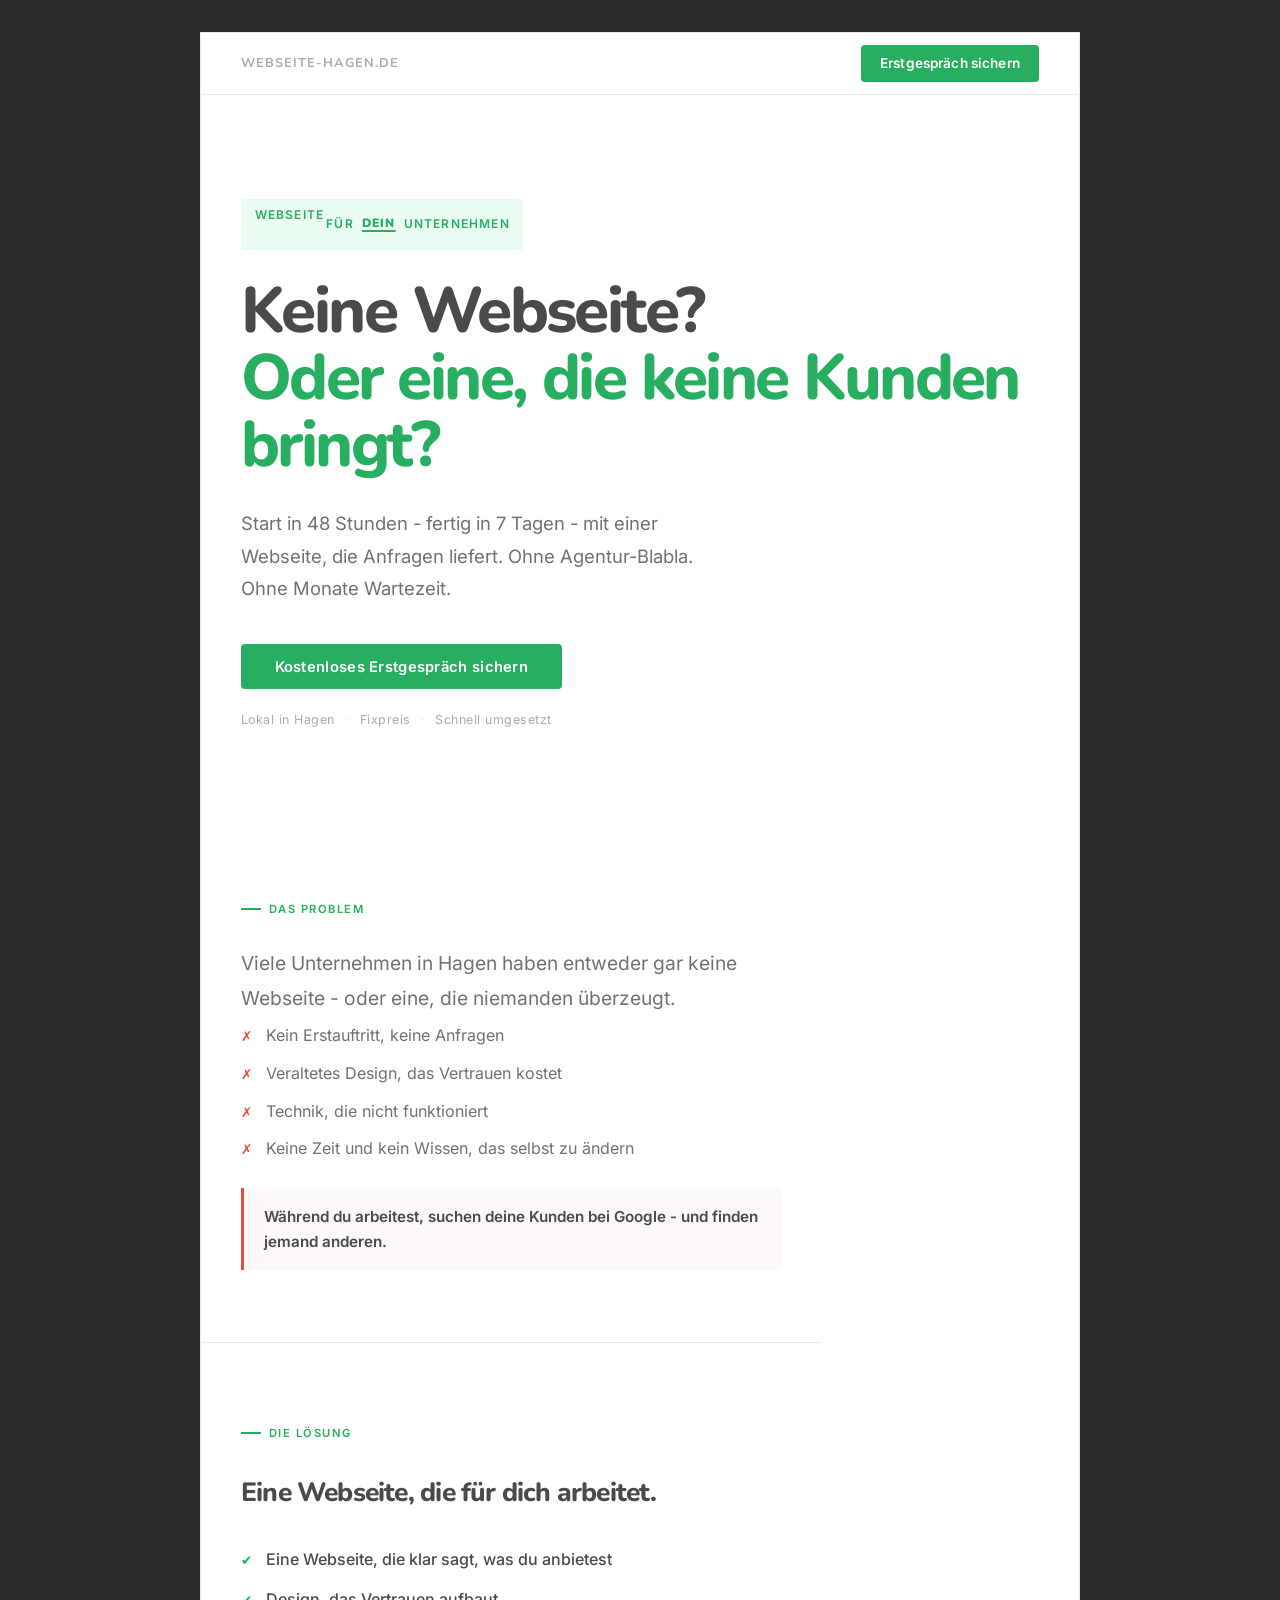
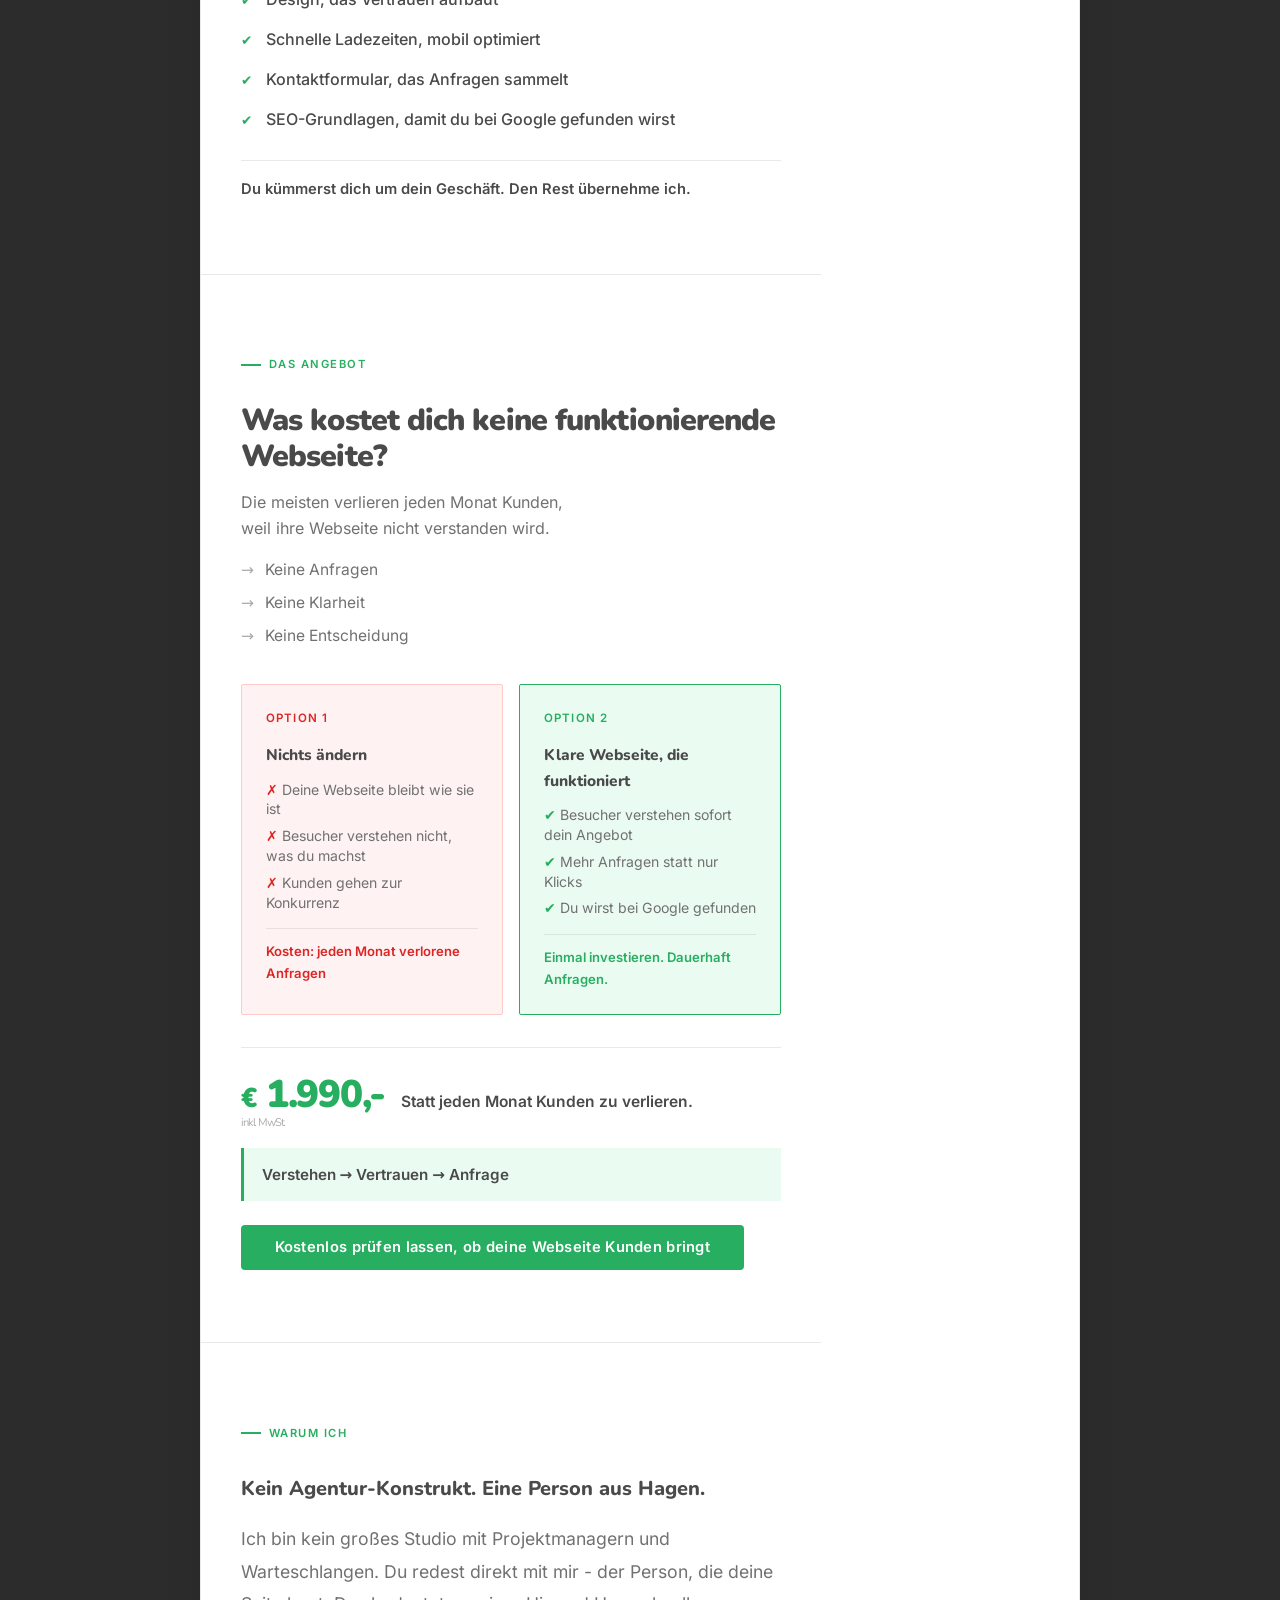
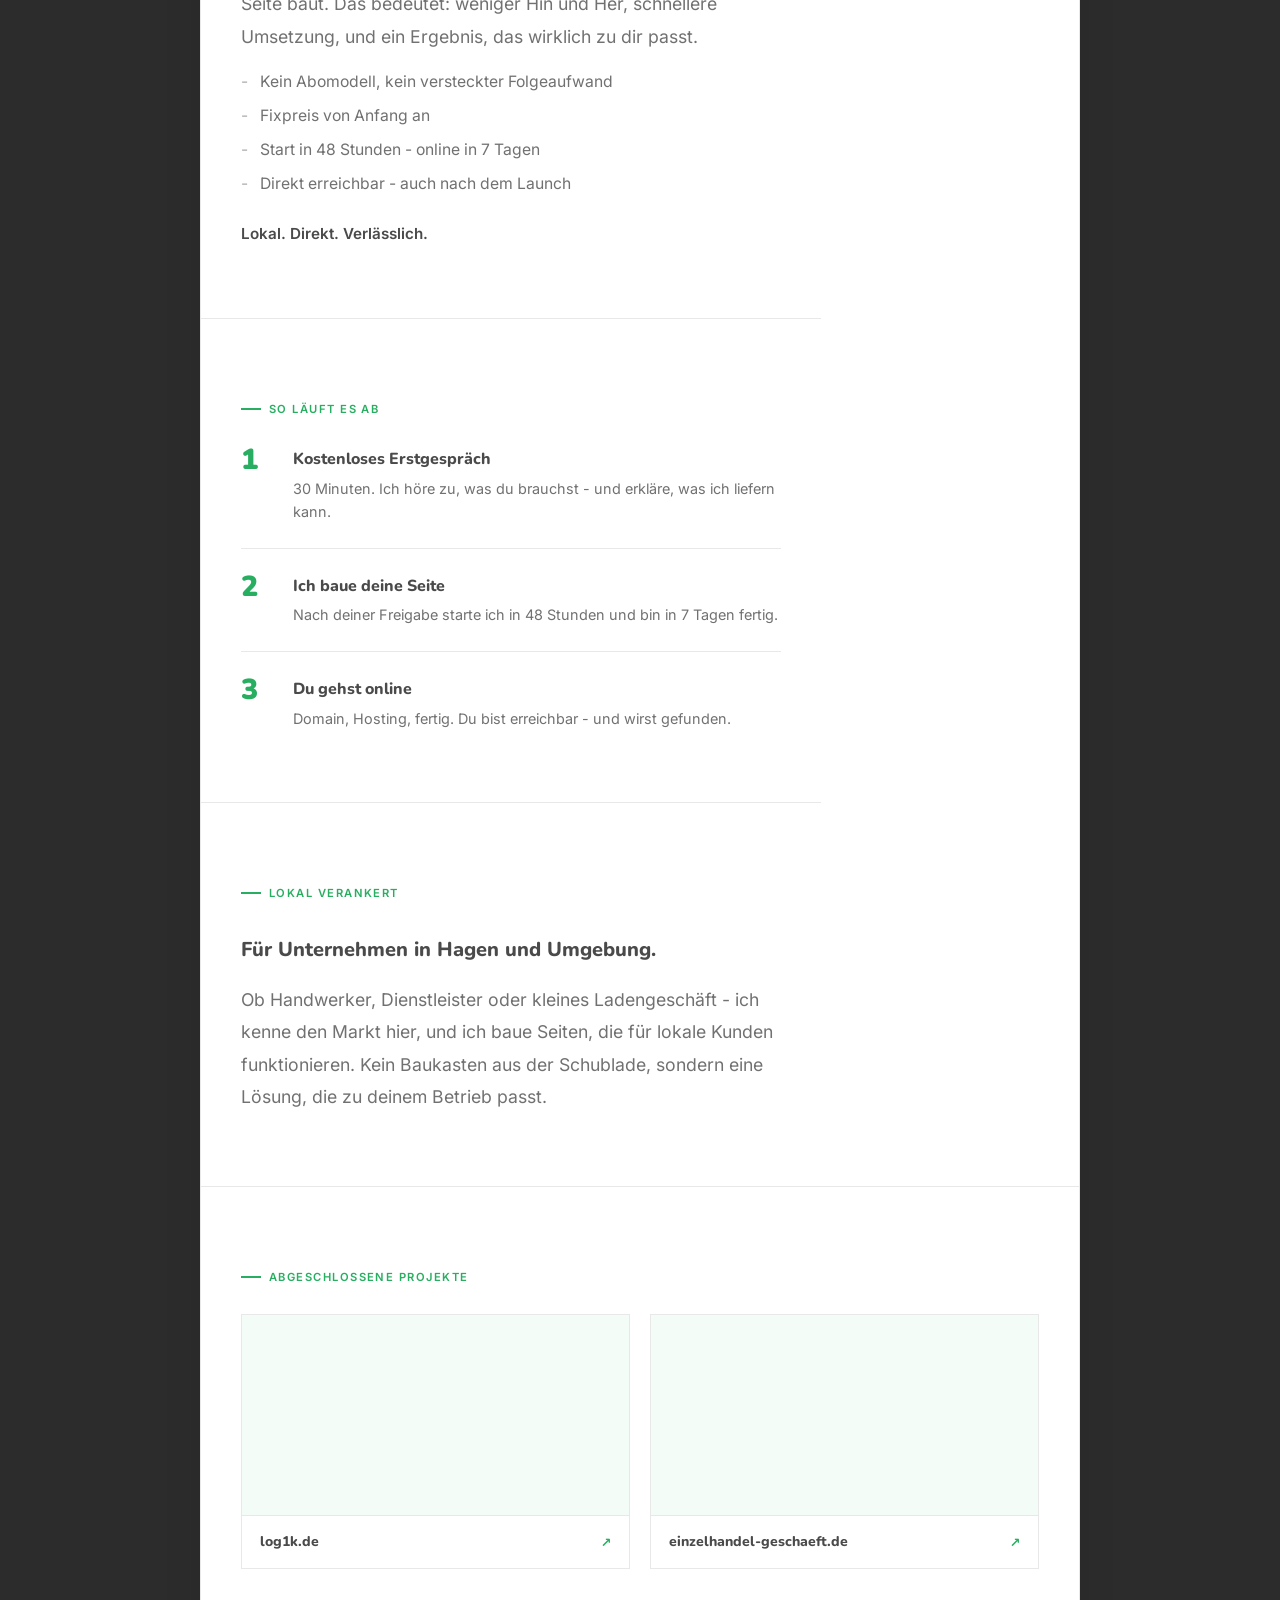
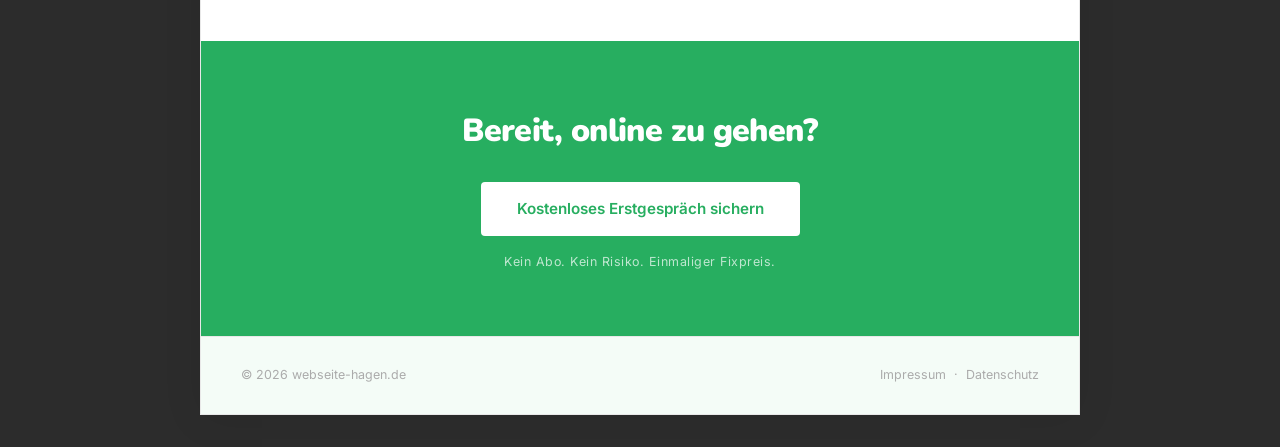
<file: index.html>
<!DOCTYPE html>
<html lang="de">
<head>
  <meta charset="UTF-8" />
  <meta name="viewport" content="width=device-width, initial-scale=1.0" />
  <title>Webseite erstellen lassen Hagen - in 7 Tagen online | webseite-hagen.de</title>
  <meta name="description" content="Keine Webseite oder eine, die keine Kunden bringt? Start in 48 Stunden - fertig in 7 Tagen - mit einer Webseite, die Anfragen liefert. Fixpreis 1.990 € · Lokal in Hagen." />
  <meta name="keywords" content="Webseite erstellen Hagen, Webseite erstellen lassen Hagen, Webdesign Hagen, lokale Webseite NRW, Webseite Handwerk Hagen" />
  <meta name="robots" content="index, follow" />
  <link rel="canonical" href="https://webseite-hagen.de/" />
  <meta property="og:title" content="Webseite erstellen lassen Hagen - in 7 Tagen online" />
  <meta property="og:description" content="Start in 48 Stunden - fertig in 7 Tagen - mit einer Webseite, die Anfragen liefert. Fixpreis 1.990 € · Lokal in Hagen." />
  <meta property="og:type" content="website" />
  <meta property="og:url" content="https://webseite-hagen.de/" />
  <meta property="og:locale" content="de_DE" />
  <link rel="stylesheet" href="fonts/fonts.css" />
  <style>
    *, *::before, *::after {
      box-sizing: border-box;
      margin: 0;
      padding: 0;
    }

    :root {
      --text:          #4A4A4A;
      --muted:         #717171;
      --faint:         #ABABAB;
      --bg:            #FFFFFF;
      --surface:       #F4FCF7;
      --border:        #E8E8E8;
      --outer:         #2C2C2C;
      --accent:        #27AE60;
      --accent-light:  #EAFBF2;
      --accent-hover:  #1E8449;
      --accent2:       #3498DB;
      --accent2-light: #EBF5FB;
      --indent:        2.5rem;
    }

    html { scroll-behavior: smooth; }

    body {
      font-family: 'Inter', 'Segoe UI', system-ui, sans-serif;
      background: var(--outer);
      color: var(--text);
      line-height: 1.65;
      padding: 2rem;
    }

    /* PAGE FRAME */
    .page {
      max-width: 880px;
      margin: 0 auto;
      background: var(--bg);
      border: 1px solid var(--border);
      box-shadow: 0 4px 40px rgba(0, 0, 0, 0.07);
      overflow: hidden;
    }

    /* NAV */
    nav {
      position: sticky;
      top: 0;
      z-index: 100;
      background: var(--bg);
      border-bottom: 1px solid var(--border);
      padding: 0 var(--indent);
      display: flex;
      align-items: center;
      justify-content: space-between;
      height: 62px;
    }

    .nav-logo {
      font-family: 'Nunito', sans-serif;
      font-size: 0.8rem;
      font-weight: 700;
      letter-spacing: 0.08em;
      text-transform: uppercase;
      color: var(--faint);
    }

    .nav-cta {
      font-family: 'Inter', sans-serif;
      font-size: 0.85rem;
      font-weight: 600;
      color: var(--bg);
      background: var(--accent);
      text-decoration: none;
      padding: 0.45rem 1.2rem;
      border-radius: 4px;
      transition: background 0.15s;
      letter-spacing: 0.01em;
    }

    .nav-cta:hover { background: var(--accent-hover); }

    /* SECTIONS */
    .block {
      padding: 4.5rem var(--indent);
      max-width: 620px;
    }

    .block + .block { border-top: 1px solid var(--border); }

    .block.wide {
      max-width: 100%;
      padding-left: var(--indent);
      padding-right: var(--indent);
    }

    /* SCROLL REVEAL */
    .reveal {
      opacity: 0;
      transform: translateY(18px);
      transition: opacity 0.55s ease, transform 0.55s ease;
    }

    .reveal.visible {
      opacity: 1;
      transform: none;
    }

    /* HERO */
    .hero {
      padding: 6.5rem var(--indent) 5.5rem;
      position: relative;
    }

    .eyebrow-s {
      display: inline-block;
      vertical-align: bottom;
      overflow: hidden;
      max-width: 1em;
      margin-right: 0;
      position: relative;
      transition: max-width 0.3s ease 0.3s, opacity 0.3s ease 0.3s, margin-right 0.3s ease 0.3s;
    }

    .eyebrow-s::after {
      content: '';
      position: absolute;
      left: 0;
      top: 52%;
      width: 0;
      height: 1.5px;
      background: currentColor;
      transition: width 0.25s ease;
    }

    .hero-eyebrow.hovered .eyebrow-s::after {
      width: 100%;
    }

    .hero-eyebrow.hovered .eyebrow-s {
      max-width: 0;
      opacity: 0;
      margin-right: -0.5em;
    }

    .eyebrow-local {
      display: inline-block;
      overflow: hidden;
      max-width: 8ch;
      opacity: 1;
      vertical-align: bottom;
      transition: max-width 0.3s ease 0.2s, opacity 0.2s ease 0.2s;
    }

    .eyebrow-dein {
      display: inline-block;
      overflow: hidden;
      max-width: 0;
      opacity: 0;
      font-weight: 900;
      font-family: 'Nunito', sans-serif;
      white-space: nowrap;
      vertical-align: bottom;
      transition: max-width 0.3s ease 0.2s, opacity 0.2s ease 0.2s;
    }

    .hero-eyebrow.hovered .eyebrow-local {
      max-width: 0;
      opacity: 0;
    }

    .hero-eyebrow.hovered .eyebrow-dein {
      max-width: 5ch;
      opacity: 1;
      text-decoration: underline;
      text-underline-offset: 3px;
      text-decoration-thickness: 1.5px;
    }

    .hero-eyebrow {
      display: inline-flex;
      align-items: center;
      gap: 0.5rem;
      cursor: default;
      font-family: 'Inter', sans-serif;
      font-size: 0.75rem;
      font-weight: 600;
      letter-spacing: 0.1em;
      text-transform: uppercase;
      color: var(--accent);
      background: var(--accent-light);
      padding: 0.35rem 0.85rem;
      border-radius: 3px;
      margin-bottom: 1.75rem;
      opacity: 0;
      animation: fadeUp 0.4s ease 0.05s forwards;
    }

    @keyframes fadeUp {
      from { opacity: 0; transform: translateY(10px); }
      to   { opacity: 1; transform: translateY(0); }
    }

    .hero h1 {
      font-family: 'Nunito', sans-serif;
      font-size: clamp(2.4rem, 6vw, 4rem);
      font-weight: 800;
      letter-spacing: -0.04em;
      line-height: 1.05;
      margin-bottom: 1.75rem;
      color: var(--text);
    }

    .hero h1 .word {
      display: block;
      opacity: 0;
      animation: fadeUp 0.5s ease forwards;
    }

    .hero h1 .word:nth-child(1) { animation-delay: 0.15s; }
    .hero h1 .word:nth-child(2) { animation-delay: 0.32s; color: var(--accent); }

    .hero p {
      font-size: 1.15rem;
      color: var(--muted);
      line-height: 1.75;
      max-width: 460px;
      opacity: 0;
      animation: fadeUp 0.5s ease 0.7s forwards;
    }

    .hero-btn {
      opacity: 0;
      animation: fadeUp 0.5s ease 0.88s forwards;
      display: inline-block;
      margin-top: 2.5rem;
    }

    /* LABEL */
    .label {
      display: inline-flex;
      align-items: center;
      gap: 0.5rem;
      font-family: 'Inter', sans-serif;
      font-size: 0.7rem;
      font-weight: 700;
      letter-spacing: 0.13em;
      text-transform: uppercase;
      color: var(--accent);
      margin-bottom: 1.75rem;
    }

    .label::before {
      content: '';
      display: block;
      width: 20px;
      height: 2px;
      background: var(--accent);
      flex-shrink: 0;
    }

    /* PROBLEM */
    .problem-text {
      font-size: 1.2rem;
      line-height: 1.8;
      color: var(--muted);
    }

    .problem-text strong {
      color: var(--text);
      font-weight: 600;
    }

    .problem-text .punchline {
      display: block;
      margin-top: 1.5rem;
      font-size: 0.95rem;
      font-style: italic;
      color: var(--faint);
    }

    /* SOLUTION */
    .solution-headline {
      font-family: 'Nunito', sans-serif;
      font-size: 1.65rem;
      font-weight: 800;
      letter-spacing: -0.03em;
      margin-bottom: 2rem;
      color: var(--text);
    }

    .solution-list {
      list-style: none;
      display: flex;
      flex-direction: column;
      gap: 0.9rem;
    }

    .solution-list li {
      font-size: 1.05rem;
      display: flex;
      align-items: center;
      gap: 0.9rem;
    }

    .solution-list li::before {
      content: '';
      display: block;
      width: 6px;
      height: 6px;
      background: var(--accent);
      border-radius: 50%;
      flex-shrink: 0;
    }

    .solution-footnote {
      margin-top: 1.75rem;
      font-size: 0.88rem;
      color: var(--faint);
      font-style: italic;
    }

    /* ERGEBNIS */
    .result-list {
      list-style: none;
      display: flex;
      flex-direction: column;
      gap: 1rem;
    }

    .result-list li {
      font-size: 1.05rem;
      font-weight: 500;
      display: flex;
      align-items: flex-start;
      gap: 0.9rem;
      padding: 1rem 1.25rem;
      background: var(--accent2-light);
      border-left: 3px solid var(--accent2);
    }

    .result-list li::before {
      content: '✓';
      font-size: 0.8rem;
      font-weight: 700;
      color: var(--accent2);
      padding-top: 0.15rem;
      flex-shrink: 0;
    }

    /* LEISTUNGEN */
    .service-grid {
      display: grid;
      grid-template-columns: 1fr 1fr;
      gap: 1px;
      background: var(--border);
      border: 1px solid var(--border);
    }

    .service-item {
      background: var(--bg);
      padding: 2rem 1.75rem;
      transition: background 0.15s;
    }

    .service-item:hover {
      background: var(--accent-light);
    }

    .service-icon {
      width: 32px;
      height: 32px;
      background: var(--accent-light);
      border-radius: 6px;
      display: flex;
      align-items: center;
      justify-content: center;
      margin-bottom: 1rem;
      font-size: 1rem;
    }

    .service-item h3 {
      font-family: 'Nunito', sans-serif;
      font-size: 1rem;
      font-weight: 700;
      margin-bottom: 0.4rem;
      color: var(--text);
    }

    .service-item p {
      font-size: 0.88rem;
      color: var(--muted);
      line-height: 1.65;
    }

    /* ANGEBOT */
    .offer {
      background: var(--surface);
      border: 1.5px solid var(--accent);
      border-radius: 2px;
      padding: 2.25rem;
      display: flex;
      align-items: flex-end;
      justify-content: space-between;
      gap: 2rem;
      flex-wrap: wrap;
    }

    .offer-list {
      list-style: none;
      display: flex;
      flex-direction: column;
      gap: 0.85rem;
    }

    .offer-list li {
      font-size: 1rem;
      font-weight: 500;
      color: var(--text);
      display: flex;
      align-items: center;
      gap: 0.75rem;
    }

    .offer-list li::before {
      content: '';
      width: 5px;
      height: 5px;
      background: var(--accent);
      border-radius: 50%;
      flex-shrink: 0;
    }

    .offer-right {
      display: flex;
      flex-direction: column;
      align-items: flex-end;
      gap: 0.75rem;
      flex-shrink: 0;
    }

    .offer-price {
      font-family: 'Nunito', sans-serif;
      font-size: 2.2rem;
      font-weight: 900;
      letter-spacing: -0.03em;
      color: var(--accent);
      line-height: 1;
    }

    .offer-price span {
      font-size: 1.8rem;
      font-weight: 900;
      color: var(--accent);
    }

    .offer-price small {
      display: block;
      font-size: 0.72rem;
      font-weight: 500;
      color: var(--faint);
      letter-spacing: 0.01em;
      margin-top: 0.2rem;
    }

.offer-cta { flex-shrink: 0; }

    /* PRINZIP */
    .principle {
      font-family: 'Nunito', sans-serif;
      font-size: clamp(1.5rem, 3.8vw, 2.2rem);
      font-weight: 800;
      letter-spacing: -0.03em;
      line-height: 1.3;
    }

    .principle .secondary { color: var(--faint); }

    /* BUTTONS */
    .btn-send {
      display: inline-block;
      align-self: flex-start;
      background: var(--accent);
      color: #fff;
      border: none;
      padding: 0.85rem 2.1rem;
      font-family: 'Inter', sans-serif;
      font-size: 0.92rem;
      font-weight: 600;
      cursor: pointer;
      letter-spacing: 0.02em;
      border-radius: 4px;
      transition: background 0.15s, transform 0.1s;
      text-decoration: none;
    }

    .btn-send:hover {
      background: var(--accent-hover);
      transform: translateY(-1px);
    }

    .btn-send:disabled {
      opacity: 0.4;
      cursor: not-allowed;
      transform: none;
    }

    /* MODAL */
    .modal-overlay {
      display: none;
      position: fixed;
      inset: 0;
      background: rgba(0, 0, 0, 0.45);
      z-index: 200;
      align-items: center;
      justify-content: center;
      padding: 1.5rem;
      backdrop-filter: blur(3px);
    }

    .modal-overlay.open { display: flex; }

    .modal {
      background: var(--bg);
      border: 1px solid var(--border);
      width: 100%;
      max-width: 500px;
      max-height: 90vh;
      overflow-y: auto;
      padding: 2.5rem;
      position: relative;
      box-shadow: 0 16px 60px rgba(0, 0, 0, 0.12);
      border-radius: 2px;
    }

    .modal-close {
      position: absolute;
      top: 1.25rem;
      right: 1.25rem;
      background: none;
      border: none;
      font-size: 1.4rem;
      line-height: 1;
      cursor: pointer;
      color: var(--faint);
      transition: color 0.15s;
      padding: 0.25rem;
    }

    .modal-close:hover { color: var(--text); }

    .modal h2 {
      font-family: 'Nunito', sans-serif;
      font-size: 1.5rem;
      font-weight: 800;
      letter-spacing: -0.03em;
      margin-bottom: 0.4rem;
    }

    .modal > p {
      color: var(--muted);
      font-size: 0.9rem;
      margin-bottom: 2rem;
    }

    /* FORM */
    .contact-form {
      display: flex;
      flex-direction: column;
      gap: 1.1rem;
    }

    .form-row {
      display: grid;
      grid-template-columns: 1fr 1fr;
      gap: 1rem;
    }

    .form-group {
      display: flex;
      flex-direction: column;
      gap: 0.35rem;
    }

    .form-group label {
      font-size: 0.72rem;
      font-weight: 700;
      letter-spacing: 0.08em;
      text-transform: uppercase;
      color: var(--faint);
    }

    .form-group input,
    .form-group textarea {
      padding: 0.7rem 0;
      border: none;
      border-bottom: 1.5px solid var(--border);
      font-size: 0.95rem;
      font-family: 'Inter', sans-serif;
      color: var(--text);
      background: transparent;
      outline: none;
      transition: border-color 0.15s;
      border-radius: 0;
    }

    .form-group input::placeholder,
    .form-group textarea::placeholder { color: var(--faint); }

    .form-group input:focus,
    .form-group textarea:focus { border-color: var(--accent); }

    .form-group textarea {
      resize: none;
      min-height: 100px;
    }

    .form-consent {
      margin-top: 0.5rem;
      padding-top: 0.75rem;
      border-top: 1px solid var(--border);
    }

    .consent-label {
      display: flex;
      align-items: center;
      gap: 0.6rem;
      cursor: pointer;
    }

    .consent-label input[type="checkbox"] {
      appearance: none;
      -webkit-appearance: none;
      width: 14px;
      height: 14px;
      min-width: 14px;
      border: 1px solid var(--faint);
      background: transparent;
      cursor: pointer;
      transition: border-color 0.15s, background 0.15s;
      padding: 0;
      border-radius: 3px;
      flex-shrink: 0;
    }

    .consent-label input[type="checkbox"]:checked {
      background: var(--accent);
      border-color: var(--accent);
      background-image: url("data:image/svg+xml,%3Csvg viewBox='0 0 10 8' xmlns='http://www.w3.org/2000/svg'%3E%3Cpath d='M1 4l3 3 5-6' stroke='%23fff' stroke-width='1.5' fill='none' stroke-linecap='round' stroke-linejoin='round'/%3E%3C/svg%3E");
      background-repeat: no-repeat;
      background-position: center;
      background-size: 9px;
    }

    .consent-label span {
      font-size: 0.75rem;
      color: var(--faint);
      line-height: 1.4;
    }

    .consent-label a { color: var(--faint); text-decoration: underline; text-underline-offset: 2px; }
    .consent-label a:hover { color: var(--muted); }

    .form-error {
      font-size: 0.83rem;
      color: #a03020;
      min-height: 1.2em;
    }

    /* TRUST LINE */
    .hero p.hero-trust {
      margin-top: 1.25rem;
      font-size: 0.78rem;
      color: var(--faint);
      letter-spacing: 0.04em;
      opacity: 0;
      animation: fadeUp 0.4s ease 1.05s forwards;
      max-width: none;
    }

    .hero-trust span {
      display: inline-block;
      margin: 0 0.35rem;
      color: var(--border);
    }

    /* PROBLEM LIST */
    .problem-list {
      list-style: none;
      display: flex;
      flex-direction: column;
      gap: 0.85rem;
      margin-top: 0.5rem;
    }

    .problem-list li {
      font-size: 1rem;
      color: var(--muted);
      display: flex;
      align-items: baseline;
      gap: 0.85rem;
      line-height: 1.5;
    }

    .problem-list li::before {
      content: '✗';
      color: #E74C3C;
      font-size: 0.85rem;
      font-weight: 700;
      flex-shrink: 0;
    }

    .problem-result {
      margin-top: 1.75rem;
      font-size: 0.95rem;
      font-weight: 600;
      color: var(--text);
      padding: 1rem 1.25rem;
      border-left: 3px solid #E74C3C;
      background: #FEF9F9;
    }

    /* CHECK LIST */
    .check-list {
      list-style: none;
      display: flex;
      flex-direction: column;
      gap: 0.85rem;
    }

    .check-list li {
      font-size: 1rem;
      font-weight: 500;
      color: var(--text);
      display: flex;
      align-items: baseline;
      gap: 0.85rem;
    }

    .check-list li::before {
      content: '✔';
      color: var(--accent);
      font-size: 0.85rem;
      font-weight: 700;
      flex-shrink: 0;
    }

    .check-footnote {
      margin-top: 1.75rem;
      font-size: 0.92rem;
      font-weight: 600;
      color: var(--text);
      padding-top: 1rem;
      border-top: 1px solid var(--border);
    }

    /* PRICING BOX */
    .pricing-box {
      border: 2px solid var(--accent);
      padding: 2rem;
      background: var(--surface);
    }

    .pricing-title {
      font-family: 'Nunito', sans-serif;
      font-size: 1.2rem;
      font-weight: 800;
      margin-bottom: 0.35rem;
    }

    .pricing-price {
      font-family: 'Nunito', sans-serif;
      font-size: 2.6rem;
      font-weight: 900;
      color: var(--accent);
      letter-spacing: -0.03em;
      line-height: 1;
      margin-bottom: 0.25rem;
    }

    .pricing-price span {
      font-size: 1.8rem;
      font-weight: 900;
      color: var(--accent);
    }

    .pricing-price small {
      display: block;
      font-size: 0.72rem;
      font-weight: 500;
      color: var(--faint);
      margin-top: 0.2rem;
    }

    .pricing-includes {
      list-style: none;
      display: flex;
      flex-direction: column;
      gap: 0.6rem;
      margin: 1.5rem 0;
      padding-top: 1.25rem;
      border-top: 1px solid var(--border);
    }

    .pricing-includes li {
      font-size: 0.95rem;
      color: var(--muted);
      display: flex;
      align-items: baseline;
      gap: 0.75rem;
    }

    .pricing-includes li::before {
      content: '✔';
      color: var(--accent);
      font-weight: 700;
      font-size: 0.8rem;
      flex-shrink: 0;
    }

    .pricing-optional {
      margin-top: 1.5rem;
      padding-top: 1.25rem;
      border-top: 1px solid var(--border);
    }

    .pricing-optional p {
      font-size: 0.78rem;
      font-weight: 700;
      letter-spacing: 0.08em;
      text-transform: uppercase;
      color: var(--faint);
      margin-bottom: 0.75rem;
    }

    .pricing-optional ul {
      list-style: none;
      display: flex;
      flex-direction: column;
      gap: 0.5rem;
    }

    .pricing-optional ul li {
      font-size: 0.92rem;
      color: var(--muted);
      display: flex;
      align-items: baseline;
      gap: 0.75rem;
    }

    .pricing-optional ul li::before {
      content: '+';
      color: var(--accent2);
      font-weight: 700;
      flex-shrink: 0;
    }

    /* STEPS */
    .steps {
      display: flex;
      flex-direction: column;
      gap: 0;
    }

    .step {
      display: flex;
      align-items: flex-start;
      gap: 1.25rem;
      padding: 1.5rem 0;
      border-bottom: 1px solid var(--border);
    }

    .step:first-child { padding-top: 0; }
    .step:last-child  { border-bottom: none; padding-bottom: 0; }

    .step-num {
      font-family: 'Nunito', sans-serif;
      font-size: 1.8rem;
      font-weight: 900;
      color: var(--accent);
      line-height: 1;
      min-width: 2rem;
      flex-shrink: 0;
    }

    .step-content h3 {
      font-family: 'Nunito', sans-serif;
      font-size: 1rem;
      font-weight: 800;
      margin-bottom: 0.25rem;
    }

    .step-content p {
      font-size: 0.9rem;
      color: var(--muted);
    }

    /* CTA FINAL */
    .cta-final {
      background: var(--accent);
      padding: 4rem var(--indent);
      text-align: center;
    }

    .cta-final h2 {
      font-family: 'Nunito', sans-serif;
      font-size: clamp(1.4rem, 3.5vw, 2rem);
      font-weight: 900;
      color: #fff;
      letter-spacing: -0.02em;
      margin-bottom: 1.5rem;
    }

    .btn-white {
      display: inline-block;
      background: #fff;
      color: var(--accent);
      border: none;
      padding: 0.9rem 2.25rem;
      font-family: 'Inter', sans-serif;
      font-size: 0.95rem;
      font-weight: 700;
      cursor: pointer;
      border-radius: 4px;
      transition: opacity 0.15s, transform 0.1s;
      text-decoration: none;
    }

    .btn-white:hover { opacity: 0.9; transform: translateY(-1px); }

    .cta-sub {
      margin-top: 1rem;
      font-size: 0.78rem;
      color: rgba(255,255,255,0.7);
      letter-spacing: 0.04em;
    }

    /* NO-BRAINER SECTION */
    .nobrainer-headline {
      font-family: 'Nunito', sans-serif;
      font-size: clamp(1.35rem, 3.5vw, 1.9rem);
      font-weight: 900;
      letter-spacing: -0.03em;
      line-height: 1.2;
      margin-bottom: 0.85rem;
    }

    .nobrainer-sub {
      font-size: 1rem;
      color: var(--muted);
      margin-bottom: 1rem;
      line-height: 1.65;
    }

    .nobrainer-pain {
      list-style: none;
      display: flex;
      flex-direction: column;
      gap: 0.45rem;
      margin-bottom: 2.25rem;
    }

    .nobrainer-pain li {
      font-size: 0.97rem;
      color: var(--muted);
      display: flex;
      align-items: baseline;
      gap: 0.7rem;
    }

    .nobrainer-pain li::before {
      content: '→';
      color: var(--faint);
      flex-shrink: 0;
    }

    .nobrainer-options {
      display: grid;
      grid-template-columns: 1fr 1fr;
      gap: 1rem;
      margin-bottom: 2rem;
    }

    .option-card {
      padding: 1.5rem;
      border-radius: 2px;
    }

    .option-bad {
      background: #FEF2F2;
      border: 1.5px solid #FECACA;
    }

    .option-good {
      background: var(--accent-light);
      border: 1.5px solid var(--accent);
    }

    .option-tag {
      font-size: 0.72rem;
      font-weight: 700;
      letter-spacing: 0.1em;
      text-transform: uppercase;
      margin-bottom: 0.85rem;
    }

    .option-bad .option-tag  { color: #DC2626; }
    .option-good .option-tag { color: var(--accent); }

    .option-card h3 {
      font-family: 'Nunito', sans-serif;
      font-size: 0.97rem;
      font-weight: 800;
      margin-bottom: 0.75rem;
    }

    .option-lines {
      list-style: none;
      display: flex;
      flex-direction: column;
      gap: 0.45rem;
    }

    .option-lines li {
      font-size: 0.88rem;
      color: var(--muted);
      line-height: 1.4;
    }

    .option-bad .option-lines li::before  { content: '✗ '; color: #DC2626; font-weight: 700; }
    .option-good .option-lines li::before { content: '✔ '; color: var(--accent); font-weight: 700; }

    .option-cost {
      margin-top: 1rem;
      padding-top: 0.75rem;
      border-top: 1px solid rgba(0,0,0,0.08);
      font-size: 0.82rem;
      font-weight: 600;
      color: #DC2626;
    }

    .nobrainer-offer {
      border-top: 1px solid var(--border);
      padding-top: 1.75rem;
    }

    .nobrainer-price-line {
      display: flex;
      align-items: baseline;
      gap: 1rem;
      flex-wrap: wrap;
      margin-bottom: 1.25rem;
    }

    .nobrainer-price {
      font-family: 'Nunito', sans-serif;
      font-size: 2.4rem;
      font-weight: 900;
      color: var(--accent);
      letter-spacing: -0.03em;
      line-height: 1;
    }

    .nobrainer-price span {
      font-size: 1.7rem;
    }

    .nobrainer-price small {
      display: block;
      font-size: 0.7rem;
      font-weight: 500;
      color: var(--faint);
      margin-top: 0.15rem;
    }

    .nobrainer-tagline {
      font-size: 0.97rem;
      color: var(--muted);
      line-height: 1.5;
    }

    .arrow-list {
      list-style: none;
      display: flex;
      flex-direction: column;
      gap: 0.6rem;
      margin: 1.25rem 0 1.5rem;
    }

    .arrow-list li {
      font-size: 0.95rem;
      color: var(--text);
      display: flex;
      align-items: baseline;
      gap: 0.75rem;
      line-height: 1.45;
    }

    .arrow-list li::before {
      content: '✔';
      color: var(--accent);
      font-weight: 700;
      font-size: 0.8rem;
      flex-shrink: 0;
    }

    .arrow-list li strong {
      font-weight: 600;
    }

    .nobrainer-result {
      font-size: 0.95rem;
      font-weight: 600;
      color: var(--text);
      padding: 0.85rem 1.1rem;
      background: var(--accent-light);
      border-left: 3px solid var(--accent);
      margin-bottom: 1.5rem;
    }

    @media (max-width: 640px) {
      .nobrainer-options { grid-template-columns: 1fr; }
    }

    /* DIFFERENZIERUNG */
    .differenz-text {
      font-size: 1.1rem;
      line-height: 1.85;
      color: var(--muted);
    }

    .differenz-text strong {
      display: block;
      font-family: 'Nunito', sans-serif;
      font-size: 1.25rem;
      font-weight: 800;
      color: var(--text);
      margin-bottom: 1rem;
    }

    .differenz-list {
      list-style: none;
      margin: 1rem 0;
      display: flex;
      flex-direction: column;
      gap: 0.5rem;
    }

    .differenz-list li {
      font-size: 0.98rem;
      color: var(--muted);
      display: flex;
      align-items: baseline;
      gap: 0.75rem;
    }

    .differenz-list li::before {
      content: '-';
      color: var(--faint);
      flex-shrink: 0;
    }

    .differenz-result {
      margin-top: 1.5rem;
      font-size: 0.95rem;
      font-weight: 600;
      color: var(--text);
    }

    /* REFERENZEN */
    .projects-grid {
      display: grid;
      grid-template-columns: 1fr 1fr;
      gap: 1.25rem;
    }

    .project-card {
      border: 1px solid var(--border);
      overflow: hidden;
      transition: box-shadow 0.2s, border-color 0.2s;
      text-decoration: none;
      display: block;
      color: inherit;
    }

    .project-card:hover {
      box-shadow: 0 6px 24px rgba(0,0,0,0.09);
      border-color: var(--accent);
    }

    .project-preview {
      height: 200px;
      overflow: hidden;
      background: var(--surface);
      position: relative;
    }

    .project-preview iframe {
      width: 1280px;
      height: 900px;
      border: none;
      transform: scale(0.295);
      transform-origin: top left;
      pointer-events: none;
    }

    .project-info {
      padding: 0.9rem 1.1rem;
      border-top: 1px solid var(--border);
      display: flex;
      justify-content: space-between;
      align-items: center;
      background: var(--bg);
    }

    .project-name {
      font-family: 'Nunito', sans-serif;
      font-size: 0.88rem;
      font-weight: 800;
      color: var(--text);
    }

    .project-arrow {
      font-size: 0.8rem;
      font-weight: 600;
      color: var(--accent);
    }

    @media (max-width: 640px) {
      .projects-grid { grid-template-columns: 1fr; }
      .project-preview { height: 180px; }
      .project-preview iframe { transform: scale(0.265); }
    }

    /* FOOTER */
    footer {
      border-top: 1px solid var(--border);
      padding: 1.75rem var(--indent);
      display: flex;
      justify-content: space-between;
      align-items: center;
      font-size: 0.78rem;
      color: var(--faint);
      gap: 1rem;
      flex-wrap: wrap;
      background: var(--surface);
    }

    footer a { color: var(--faint); text-decoration: none; }
    footer a:hover { color: var(--muted); }

    @media (max-width: 640px) {
      body { padding: 0; }
      .page { border: none; box-shadow: none; }
      :root { --indent: 1.25rem; }

      nav { height: 54px; }
      .nav-cta { font-size: 0.78rem; padding: 0.4rem 0.9rem; }
      .hero-eyebrow { font-size: 0.62rem; padding: 0.3rem 0.65rem; gap: 0.35rem; }

      .hero { padding: 4rem var(--indent) 3.5rem; }
      .hero h1 { font-size: clamp(2rem, 8vw, 2.6rem); margin-bottom: 1.25rem; }
      .hero p { font-size: 1rem; }
      .hero-btn { margin-top: 2rem; }
      .hero-btn .btn-send { width: 100%; text-align: center; }

      .block { padding: 3rem var(--indent); }

      .pricing-box { padding: 1.5rem; }
      .pricing-price { font-size: 2.1rem; }

      .cta-final { padding: 3rem var(--indent); }
      .cta-final .btn-white { width: 100%; text-align: center; }

      .form-row { grid-template-columns: 1fr; }
      .service-grid { grid-template-columns: 1fr; }
      footer { flex-direction: column; align-items: flex-start; gap: 0.4rem; }
    }
  </style>
</head>
<body>

<div class="page">

  <!-- NAV -->
  <nav>
    <span class="nav-logo">webseite-hagen.de</span>
    <a href="#" class="nav-cta" onclick="openModal(event)">Erstgespräch sichern</a>
  </nav>

  <!-- HERO -->
  <section class="hero">
    <span class="hero-eyebrow"><span class="eyebrow-ws">Webseite<span class="eyebrow-s">n</span></span> für <span class="eyebrow-word"><span class="eyebrow-local">lokale</span><span class="eyebrow-dein">DEIN</span></span> Unternehmen</span>
    <h1>
      <span class="word">Keine Webseite?</span>
      <span class="word">Oder eine, die keine Kunden bringt?</span>
    </h1>
    <p>Start in 48 Stunden - fertig in 7 Tagen - mit einer Webseite, die Anfragen liefert. Ohne Agentur-Blabla. Ohne Monate Wartezeit.</p>
    <span class="hero-btn">
      <button class="btn-send" onclick="openModal(event)">Kostenloses Erstgespräch sichern</button>
    </span>
    <p class="hero-trust">Lokal in Hagen <span>·</span> Fixpreis <span>·</span> Schnell umgesetzt</p>
  </section>

  <!-- PROBLEM -->
  <div class="block reveal">
    <p class="label">Das Problem</p>
    <p class="problem-text">Viele Unternehmen in Hagen haben entweder gar keine Webseite - oder eine, die niemanden überzeugt.</p>
    <ul class="problem-list">
      <li>Kein Erstauftritt, keine Anfragen</li>
      <li>Veraltetes Design, das Vertrauen kostet</li>
      <li>Technik, die nicht funktioniert</li>
      <li>Keine Zeit und kein Wissen, das selbst zu ändern</li>
    </ul>
    <div class="problem-result">Während du arbeitest, suchen deine Kunden bei Google - und finden jemand anderen.</div>
  </div>

  <!-- LÖSUNG -->
  <div class="block reveal">
    <p class="label">Die Lösung</p>
    <p class="solution-headline">Eine Webseite, die für dich arbeitet.</p>
    <ul class="check-list">
      <li>Eine Webseite, die klar sagt, was du anbietest</li>
      <li>Design, das Vertrauen aufbaut</li>
      <li>Schnelle Ladezeiten, mobil optimiert</li>
      <li>Kontaktformular, das Anfragen sammelt</li>
      <li>SEO-Grundlagen, damit du bei Google gefunden wirst</li>
    </ul>
    <p class="check-footnote">Du kümmerst dich um dein Geschäft. Den Rest übernehme ich.</p>
  </div>

  <!-- NO-BRAINER ANGEBOT -->
  <div class="block reveal">
    <p class="label">Das Angebot</p>
    <h2 class="nobrainer-headline">Was kostet dich keine funktionierende Webseite?</h2>
    <p class="nobrainer-sub">Die meisten verlieren jeden Monat Kunden,<br>weil ihre Webseite nicht verstanden wird.</p>
    <ul class="nobrainer-pain">
      <li>Keine Anfragen</li>
      <li>Keine Klarheit</li>
      <li>Keine Entscheidung</li>
    </ul>

    <div class="nobrainer-options">
      <div class="option-card option-bad">
        <p class="option-tag">Option 1</p>
        <h3>Nichts ändern</h3>
        <ul class="option-lines">
          <li>Deine Webseite bleibt wie sie ist</li>
          <li>Besucher verstehen nicht, was du machst</li>
          <li>Kunden gehen zur Konkurrenz</li>
        </ul>
        <p class="option-cost">Kosten: jeden Monat verlorene Anfragen</p>
      </div>
      <div class="option-card option-good">
        <p class="option-tag">Option 2</p>
        <h3>Klare Webseite, die funktioniert</h3>
        <ul class="option-lines">
          <li>Besucher verstehen sofort dein Angebot</li>
          <li>Mehr Anfragen statt nur Klicks</li>
          <li>Du wirst bei Google gefunden</li>
        </ul>
        <p class="option-cost" style="color:var(--accent);">Einmal investieren. Dauerhaft Anfragen.</p>
      </div>
    </div>

    <div class="nobrainer-offer">
      <div class="nobrainer-price-line">
        <div class="nobrainer-price"><span>€</span> 1.990,-<small>inkl. MwSt.</small></div>
        <p class="nobrainer-tagline" style="font-weight:600;color:var(--text);">Statt jeden Monat Kunden zu verlieren.</p>
      </div>
      <p class="nobrainer-result">Verstehen → Vertrauen → Anfrage</p>
      <button class="btn-send" onclick="openModal(event)">Kostenlos prüfen lassen, ob deine Webseite Kunden bringt</button>
    </div>
  </div>

  <!-- DIFFERENZIERUNG -->
  <div class="block reveal">
    <p class="label">Warum ich</p>
    <div class="differenz-text">
      <strong>Kein Agentur-Konstrukt. Eine Person aus Hagen.</strong>
      Ich bin kein großes Studio mit Projektmanagern und Warteschlangen. Du redest direkt mit mir - der Person, die deine Seite baut. Das bedeutet: weniger Hin und Her, schnellere Umsetzung, und ein Ergebnis, das wirklich zu dir passt.
    </div>
    <ul class="differenz-list">
      <li>Kein Abomodell, kein versteckter Folgeaufwand</li>
      <li>Fixpreis von Anfang an</li>
      <li>Start in 48 Stunden - online in 7 Tagen</li>
      <li>Direkt erreichbar - auch nach dem Launch</li>
    </ul>
    <p class="differenz-result">Lokal. Direkt. Verlässlich.</p>
  </div>

  <!-- ABLAUF -->
  <div class="block reveal">
    <p class="label">So läuft es ab</p>
    <div class="steps">
      <div class="step">
        <span class="step-num">1</span>
        <div class="step-content">
          <h3>Kostenloses Erstgespräch</h3>
          <p>30 Minuten. Ich höre zu, was du brauchst - und erkläre, was ich liefern kann.</p>
        </div>
      </div>
      <div class="step">
        <span class="step-num">2</span>
        <div class="step-content">
          <h3>Ich baue deine Seite</h3>
          <p>Nach deiner Freigabe starte ich in 48 Stunden und bin in 7 Tagen fertig.</p>
        </div>
      </div>
      <div class="step">
        <span class="step-num">3</span>
        <div class="step-content">
          <h3>Du gehst online</h3>
          <p>Domain, Hosting, fertig. Du bist erreichbar - und wirst gefunden.</p>
        </div>
      </div>
    </div>
  </div>

  <!-- LOKALER TRUST -->
  <div class="block reveal">
    <p class="label">Lokal verankert</p>
    <div class="differenz-text">
      <strong>Für Unternehmen in Hagen und Umgebung.</strong>
      Ob Handwerker, Dienstleister oder kleines Ladengeschäft - ich kenne den Markt hier, und ich baue Seiten, die für lokale Kunden funktionieren. Kein Baukasten aus der Schublade, sondern eine Lösung, die zu deinem Betrieb passt.
    </div>
  </div>

  <!-- REFERENZEN -->
  <div class="block wide reveal">
    <p class="label">Abgeschlossene Projekte</p>
    <div class="projects-grid">

      <a class="project-card" href="https://log1k.de" target="_blank" rel="noopener">
        <div class="project-preview">
          <iframe src="https://log1k.de" loading="lazy" title="log1k.de" scrolling="no" tabindex="-1"></iframe>
        </div>
        <div class="project-info">
          <span class="project-name">log1k.de</span>
          <span class="project-arrow">↗</span>
        </div>
      </a>

      <a class="project-card" href="https://einzelhandel-geschaeft.de" target="_blank" rel="noopener">
        <div class="project-preview">
          <iframe src="https://einzelhandel-geschaeft.de" loading="lazy" title="einzelhandel-geschaeft.de" scrolling="no" tabindex="-1"></iframe>
        </div>
        <div class="project-info">
          <span class="project-name">einzelhandel-geschaeft.de</span>
          <span class="project-arrow">↗</span>
        </div>
      </a>

    </div>
  </div>

  <!-- FINAL CTA -->
  <div class="cta-final reveal">
    <h2>Bereit, online zu gehen?</h2>
    <a href="#" class="btn-white" onclick="openModal(event)">Kostenloses Erstgespräch sichern</a>
    <p class="cta-sub">Kein Abo. Kein Risiko. Einmaliger Fixpreis.</p>
  </div>

  <!-- FOOTER -->
  <footer>
    <span>&copy; 2026 webseite-hagen.de</span>
    <span>
      <a href="impressum.html">Impressum</a> &nbsp;·&nbsp; <a href="datenschutz.html">Datenschutz</a>
    </span>
  </footer>

</div><!-- /.page -->

<!-- MODAL -->
<div class="modal-overlay" id="modal" onclick="handleOverlayClick(event)">
  <div class="modal" role="dialog" aria-modal="true" aria-labelledby="modal-title">
    <button class="modal-close" onclick="closeModal()" aria-label="Schließen">&times;</button>
    <h2 id="modal-title">Jetzt anfragen.</h2>
    <p>Kurze Nachricht genügt. Wir melden uns innerhalb von 24 Stunden.</p>

    <form class="contact-form" id="contact-form" novalidate>
      <input type="text" name="website" style="display:none" tabindex="-1" autocomplete="off" />
      <div class="form-row">
        <div class="form-group">
          <label for="name">Name</label>
          <input type="text" id="name" name="name" placeholder="Max Mustermann" required />
        </div>
        <div class="form-group">
          <label for="business">Unternehmen</label>
          <input type="text" id="business" name="business" placeholder="Ihr Betrieb" />
        </div>
      </div>
      <div class="form-group">
        <label for="email">E-Mail</label>
        <input type="email" id="email" name="email" placeholder="max@mustermann.de" required />
      </div>
      <div class="form-group">
        <label for="message">Was brauchen Sie?</label>
        <textarea id="message" name="message" placeholder="Kurze Beschreibung - ein Satz reicht."></textarea>
      </div>
      <div class="form-group form-consent">
        <label class="consent-label">
          <input type="checkbox" id="consent" />
          <span>Ich habe die <a href="datenschutz.html" target="_blank">Datenschutzerklärung</a> gelesen und akzeptiere sie.</span>
        </label>
      </div>
      <p class="form-error" id="form-error"></p>
      <button type="submit" class="btn-send" id="submit-btn" disabled>Absenden</button>
    </form>
  </div>
</div>

<script>
  // Eyebrow auto-animation - triggers once after page load
  setTimeout(function() {
    document.querySelector('.hero-eyebrow').classList.add('hovered');
  }, 1600);

  // Scroll reveal
  const observer = new IntersectionObserver((entries) => {
    entries.forEach(entry => {
      if (entry.isIntersecting) {
        entry.target.classList.add('visible');
        observer.unobserve(entry.target);
      }
    });
  }, { threshold: 0.12 });

  document.querySelectorAll('.reveal').forEach(el => observer.observe(el));

  // Modal
  const modal = document.getElementById('modal');

  function openModal(e) {
    if (e) e.preventDefault();
    modal.classList.add('open');
    document.body.style.overflow = 'hidden';
    modal.querySelector('input, textarea').focus();
  }

  function closeModal() {
    modal.classList.remove('open');
    document.body.style.overflow = '';
    document.getElementById('consent').checked = false;
    document.getElementById('submit-btn').disabled = true;
    document.getElementById('form-error').textContent = '';
  }

  function handleOverlayClick(e) {
    if (e.target === modal) closeModal();
  }

  document.addEventListener('keydown', e => {
    if (e.key === 'Escape') closeModal();
  });

  document.getElementById('consent').addEventListener('change', function() {
    document.getElementById('submit-btn').disabled = !this.checked;
  });

  document.getElementById('contact-form').addEventListener('submit', async function(e) {
    e.preventDefault();
    const btn   = document.getElementById('submit-btn');
    const errEl = document.getElementById('form-error');
    const data  = Object.fromEntries(new FormData(this));

    btn.disabled = true;
    btn.textContent = 'Wird gesendet…';
    errEl.textContent = '';

    try {
      const res  = await fetch('/api/contact', {
        method: 'POST',
        headers: { 'Content-Type': 'application/json' },
        body: JSON.stringify(data),
      });
      const json = await res.json();

      if (json.success) {
        this.innerHTML = '<p style="font-size:0.98rem;color:var(--muted);padding:0.75rem 0;">Nachricht gesendet. Ich melde mich bald.</p>';
      } else {
        errEl.textContent = json.error || 'Fehler. Bitte erneut versuchen.';
        btn.disabled = false;
        btn.textContent = 'Absenden';
      }
    } catch {
      errEl.textContent = 'Netzwerkfehler. Bitte erneut versuchen.';
      btn.disabled = false;
      btn.textContent = 'Absenden';
    }
  });
</script>

</body>
</html>
</file>
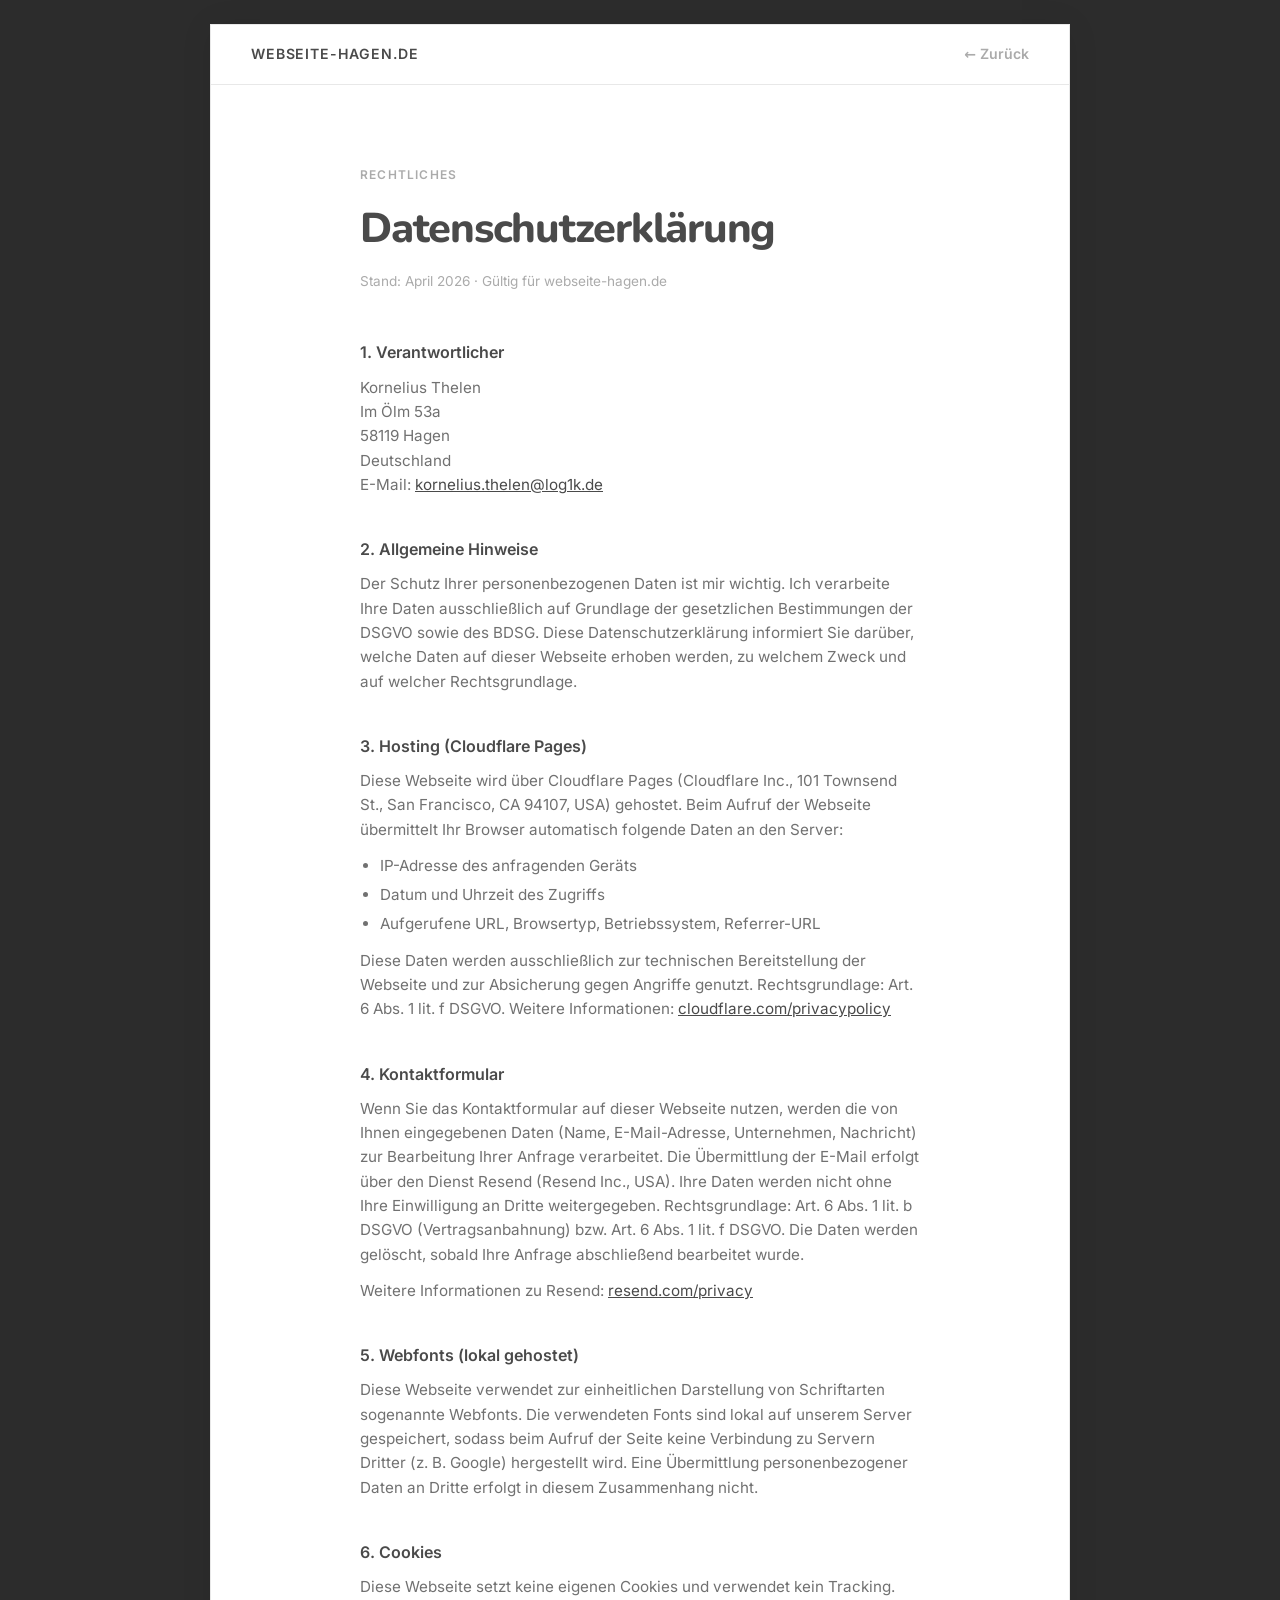
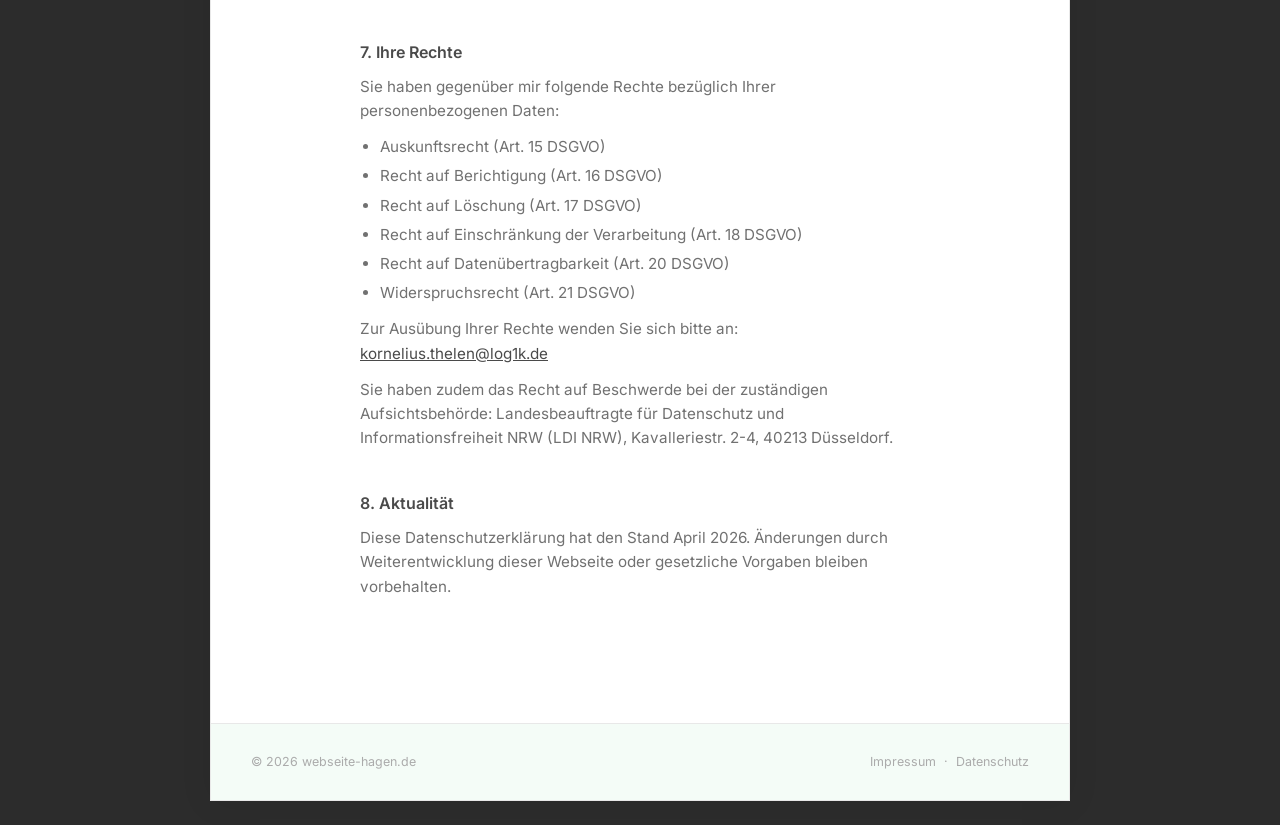
<file: datenschutz.html>
<!DOCTYPE html>
<html lang="de">
<head>
  <meta charset="UTF-8" />
  <meta name="viewport" content="width=device-width, initial-scale=1.0" />
  <title>Datenschutz - webseite-hagen.de</title>
  <link rel="stylesheet" href="fonts/fonts.css" />
  <style>
    *, *::before, *::after {
      box-sizing: border-box;
      margin: 0;
      padding: 0;
    }

    :root {
      --text:    #4A4A4A;
      --muted:   #717171;
      --faint:   #ABABAB;
      --bg:      #FFFFFF;
      --surface: #F4FCF7;
      --border:  #E8E8E8;
      --outer:   #2C2C2C;
      --accent:  #27AE60;
      --indent:  2.5rem;
    }

    body {
      font-family: 'Inter', 'Segoe UI', system-ui, sans-serif;
      background: var(--outer);
      color: var(--text);
      line-height: 1.6;
      padding: 1.5rem;
    }

    .page {
      max-width: 860px;
      margin: 0 auto;
      background: var(--bg);
      border: 1px solid var(--border);
      box-shadow: 0 2px 32px rgba(0,0,0,0.07);
      overflow: hidden;
    }

    nav {
      position: sticky;
      top: 0;
      z-index: 100;
      background: var(--bg);
      border-bottom: 1px solid var(--border);
      padding: 0 var(--indent);
      display: flex;
      align-items: center;
      justify-content: space-between;
      height: 60px;
    }

    .nav-logo {
      font-size: 0.88rem;
      font-weight: 700;
      letter-spacing: 0.06em;
      text-transform: uppercase;
      color: var(--text);
      text-decoration: none;
    }

    .nav-back {
      font-size: 0.88rem;
      font-weight: 600;
      color: var(--faint);
      text-decoration: none;
      transition: color 0.15s;
    }

    .nav-back:hover { color: var(--text); }

    .content {
      max-width: 640px;
      margin: 0 auto;
      padding: 5rem var(--indent) 7rem;
    }

    .label {
      font-size: 0.75rem;
      font-weight: 700;
      letter-spacing: 0.1em;
      text-transform: uppercase;
      color: var(--faint);
      margin-bottom: 0.75rem;
    }

    h1 {
      font-family: 'Nunito', sans-serif;
      font-size: clamp(1.8rem, 4vw, 2.6rem);
      font-weight: 800;
      letter-spacing: -0.03em;
      margin-bottom: 0.5rem;
    }

    .meta {
      font-size: 0.85rem;
      color: var(--faint);
      margin-bottom: 3rem;
    }

    h2 {
      font-size: 1rem;
      font-weight: 700;
      margin-top: 2.5rem;
      margin-bottom: 0.6rem;
    }

    h3 {
      font-size: 0.92rem;
      font-weight: 700;
      margin-top: 1.5rem;
      margin-bottom: 0.4rem;
      color: var(--muted);
    }

    p {
      font-size: 0.95rem;
      color: var(--muted);
      margin-bottom: 0.75rem;
    }

    ul {
      margin: 0.5rem 0 0.75rem 1.25rem;
    }

    ul li {
      font-size: 0.95rem;
      color: var(--muted);
      margin-bottom: 0.3rem;
    }

    a { color: var(--text); word-break: break-word; }

    footer {
      border-top: 1px solid var(--border);
      padding: 1.75rem var(--indent);
      display: flex;
      justify-content: space-between;
      align-items: center;
      font-size: 0.78rem;
      color: var(--faint);
      gap: 1rem;
      flex-wrap: wrap;
      background: var(--surface);
    }

    footer a { color: var(--faint); text-decoration: none; }
    footer a:hover { color: var(--muted); }

    @media (max-width: 640px) {
      body { padding: 0; }
      .page { border: none; box-shadow: none; }
      :root { --indent: 1.25rem; }
      footer { flex-direction: column; align-items: flex-start; gap: 0.4rem; }
    }
  </style>
</head>
<body>
<div class="page">

  <nav>
    <a href="index.html" class="nav-logo">webseite-hagen.de</a>
    <a href="index.html" class="nav-back">← Zurück</a>
  </nav>

  <div class="content">
    <p class="label">Rechtliches</p>
    <h1>Datenschutzerklärung</h1>
    <p class="meta">Stand: April 2026 · Gültig für webseite-hagen.de</p>

    <h2>1. Verantwortlicher</h2>
    <p>
      Kornelius Thelen<br>
      Im Ölm 53a<br>
      58119 Hagen<br>
      Deutschland<br>
      E-Mail: <a href="mailto:kornelius.thelen@log1k.de">kornelius.thelen@log1k.de</a>
    </p>

    <h2>2. Allgemeine Hinweise</h2>
    <p>Der Schutz Ihrer personenbezogenen Daten ist mir wichtig. Ich verarbeite Ihre Daten ausschließlich auf Grundlage der gesetzlichen Bestimmungen der DSGVO sowie des BDSG. Diese Datenschutzerklärung informiert Sie darüber, welche Daten auf dieser Webseite erhoben werden, zu welchem Zweck und auf welcher Rechtsgrundlage.</p>

    <h2>3. Hosting (Cloudflare Pages)</h2>
    <p>Diese Webseite wird über Cloudflare Pages (Cloudflare Inc., 101 Townsend St., San Francisco, CA 94107, USA) gehostet. Beim Aufruf der Webseite übermittelt Ihr Browser automatisch folgende Daten an den Server:</p>
    <ul>
      <li>IP-Adresse des anfragenden Geräts</li>
      <li>Datum und Uhrzeit des Zugriffs</li>
      <li>Aufgerufene URL, Browsertyp, Betriebssystem, Referrer-URL</li>
    </ul>
    <p>Diese Daten werden ausschließlich zur technischen Bereitstellung der Webseite und zur Absicherung gegen Angriffe genutzt. Rechtsgrundlage: Art. 6 Abs. 1 lit. f DSGVO. Weitere Informationen: <a href="https://www.cloudflare.com/privacypolicy/" target="_blank" rel="noopener">cloudflare.com/privacypolicy</a></p>

    <h2>4. Kontaktformular</h2>
    <p>Wenn Sie das Kontaktformular auf dieser Webseite nutzen, werden die von Ihnen eingegebenen Daten (Name, E-Mail-Adresse, Unternehmen, Nachricht) zur Bearbeitung Ihrer Anfrage verarbeitet. Die Übermittlung der E-Mail erfolgt über den Dienst Resend (Resend Inc., USA). Ihre Daten werden nicht ohne Ihre Einwilligung an Dritte weitergegeben. Rechtsgrundlage: Art. 6 Abs. 1 lit. b DSGVO (Vertragsanbahnung) bzw. Art. 6 Abs. 1 lit. f DSGVO. Die Daten werden gelöscht, sobald Ihre Anfrage abschließend bearbeitet wurde.</p>
    <p>Weitere Informationen zu Resend: <a href="https://resend.com/privacy" target="_blank" rel="noopener">resend.com/privacy</a></p>

    <h2>5. Webfonts (lokal gehostet)</h2>
    <p>Diese Webseite verwendet zur einheitlichen Darstellung von Schriftarten sogenannte Webfonts. Die verwendeten Fonts sind lokal auf unserem Server gespeichert, sodass beim Aufruf der Seite keine Verbindung zu Servern Dritter (z. B. Google) hergestellt wird. Eine Übermittlung personenbezogener Daten an Dritte erfolgt in diesem Zusammenhang nicht.</p>

    <h2>6. Cookies</h2>
    <p>Diese Webseite setzt keine eigenen Cookies und verwendet kein Tracking.</p>

    <h2>7. Ihre Rechte</h2>
    <p>Sie haben gegenüber mir folgende Rechte bezüglich Ihrer personenbezogenen Daten:</p>
    <ul>
      <li>Auskunftsrecht (Art. 15 DSGVO)</li>
      <li>Recht auf Berichtigung (Art. 16 DSGVO)</li>
      <li>Recht auf Löschung (Art. 17 DSGVO)</li>
      <li>Recht auf Einschränkung der Verarbeitung (Art. 18 DSGVO)</li>
      <li>Recht auf Datenübertragbarkeit (Art. 20 DSGVO)</li>
      <li>Widerspruchsrecht (Art. 21 DSGVO)</li>
    </ul>
    <p>Zur Ausübung Ihrer Rechte wenden Sie sich bitte an: <a href="mailto:kornelius.thelen@log1k.de">kornelius.thelen@log1k.de</a></p>
    <p>Sie haben zudem das Recht auf Beschwerde bei der zuständigen Aufsichtsbehörde: Landesbeauftragte für Datenschutz und Informationsfreiheit NRW (LDI NRW), Kavalleriestr. 2-4, 40213 Düsseldorf.</p>

    <h2>8. Aktualität</h2>
    <p>Diese Datenschutzerklärung hat den Stand April 2026. Änderungen durch Weiterentwicklung dieser Webseite oder gesetzliche Vorgaben bleiben vorbehalten.</p>
  </div>

  <footer>
    <span>&copy; 2026 webseite-hagen.de</span>
    <span>
      <a href="impressum.html">Impressum</a> &nbsp;·&nbsp; <a href="datenschutz.html">Datenschutz</a>
    </span>
  </footer>

</div>
</body>
</html>
</file>
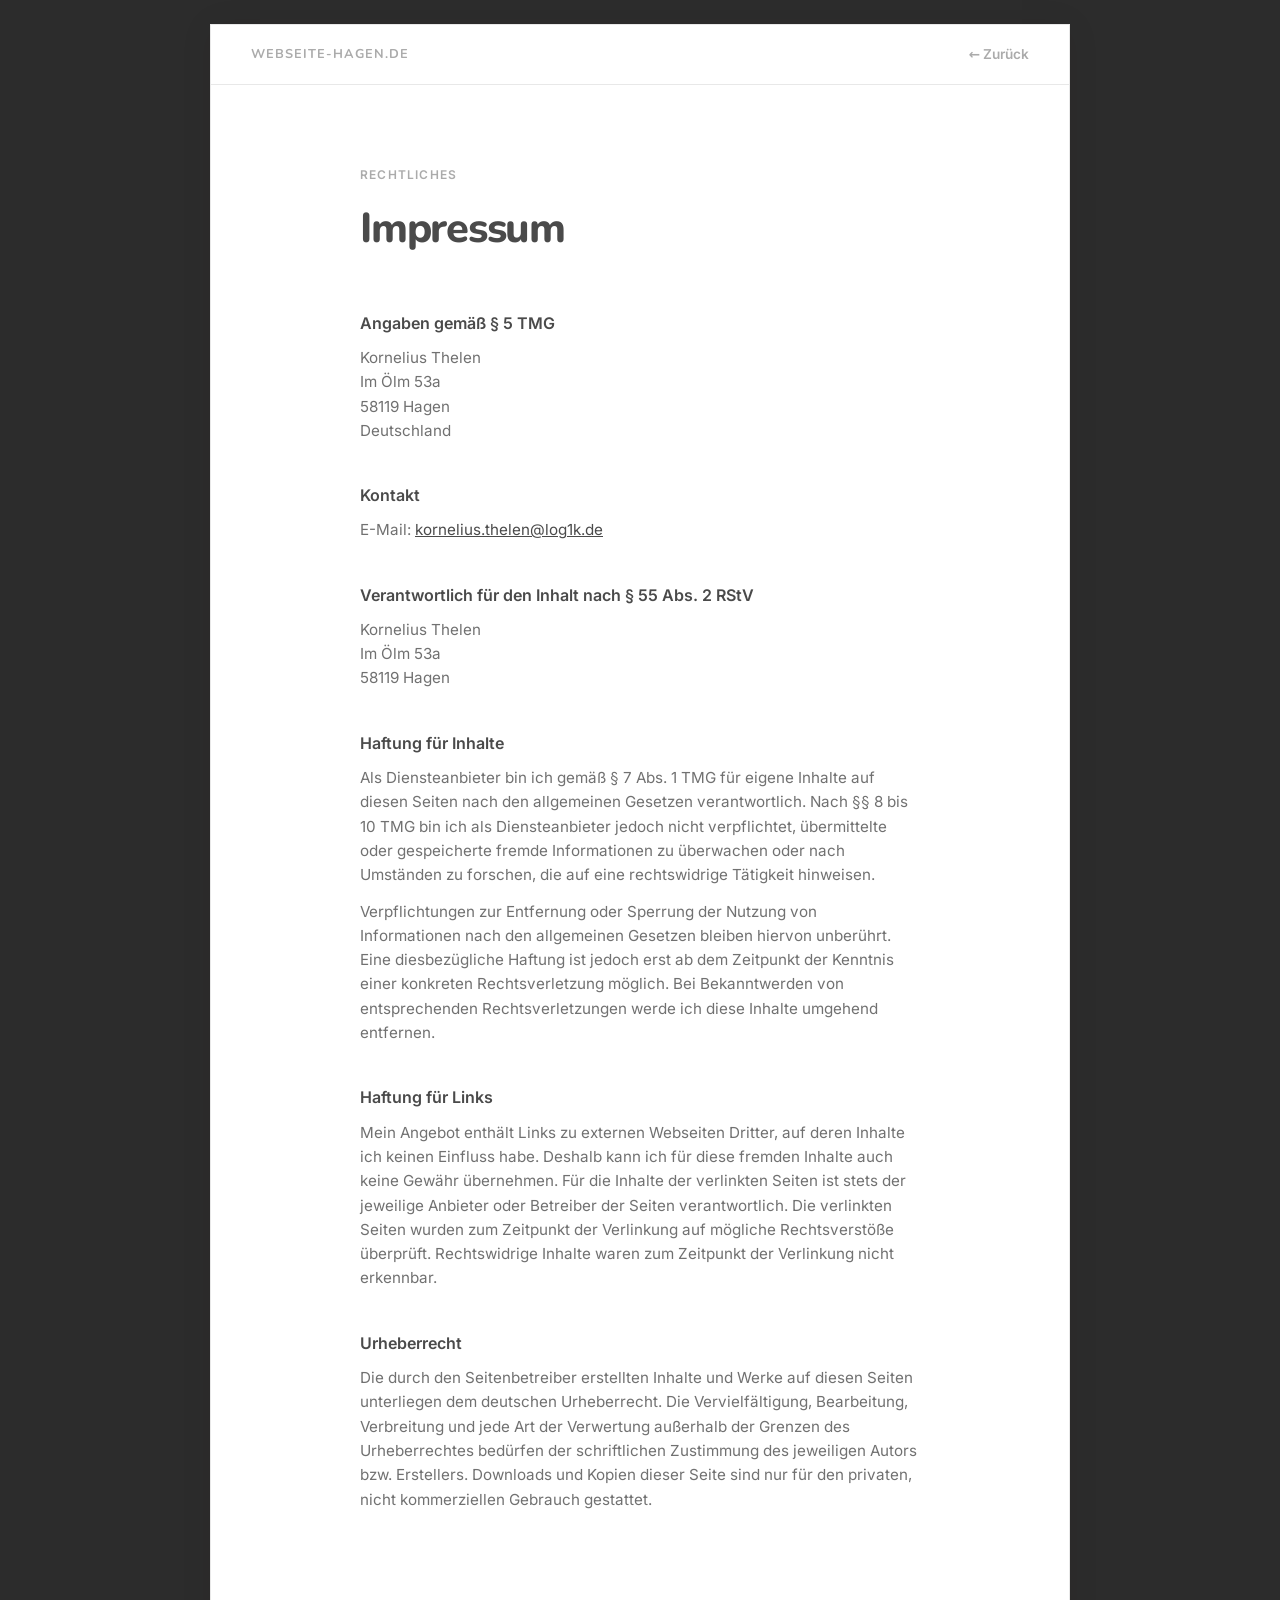
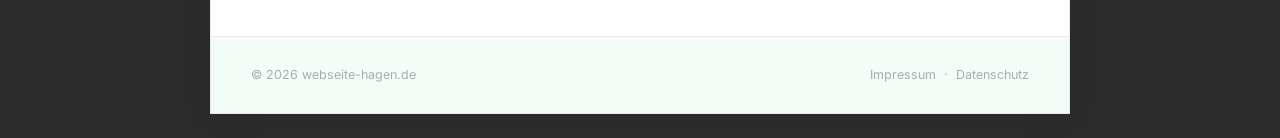
<file: impressum.html>
<!DOCTYPE html>
<html lang="de">
<head>
  <meta charset="UTF-8" />
  <meta name="viewport" content="width=device-width, initial-scale=1.0" />
  <title>Impressum - webseite-hagen.de</title>
  <link rel="stylesheet" href="fonts/fonts.css" />
  <style>
    *, *::before, *::after {
      box-sizing: border-box;
      margin: 0;
      padding: 0;
    }

    :root {
      --text:         #4A4A4A;
      --muted:        #717171;
      --faint:        #ABABAB;
      --bg:           #FFFFFF;
      --surface:      #F4FCF7;
      --border:       #E8E8E8;
      --outer:        #2C2C2C;
      --accent:        #27AE60;
      --indent:       2.5rem;
    }

    body {
      font-family: 'Inter', 'Segoe UI', system-ui, sans-serif;
      background: var(--outer);
      color: var(--text);
      line-height: 1.6;
      padding: 1.5rem;
    }

    .page {
      max-width: 860px;
      margin: 0 auto;
      background: var(--bg);
      border: 1px solid var(--border);
      box-shadow: 0 2px 32px rgba(42, 35, 28, 0.07);
      overflow: hidden;
    }

    nav {
      position: sticky;
      top: 0;
      z-index: 100;
      background: var(--bg);
      border-bottom: 1px solid var(--border);
      padding: 0 var(--indent);
      display: flex;
      align-items: center;
      justify-content: space-between;
      height: 60px;
    }

    .nav-logo {
      font-family: 'Nunito', sans-serif;
      font-size: 0.8rem;
      font-weight: 700;
      letter-spacing: 0.08em;
      text-transform: uppercase;
      color: var(--faint);
      text-decoration: none;
    }

    .nav-back {
      font-size: 0.85rem;
      font-weight: 600;
      color: var(--faint);
      text-decoration: none;
      transition: color 0.15s;
    }

    .nav-back:hover { color: var(--text); }

    .content {
      max-width: 640px;
      margin: 0 auto;
      padding: 5rem var(--indent) 7rem;
    }

    .label {
      font-size: 0.75rem;
      font-weight: 700;
      letter-spacing: 0.1em;
      text-transform: uppercase;
      color: var(--faint);
      margin-bottom: 0.75rem;
    }

    h1 {
      font-family: 'Nunito', sans-serif;
      font-size: clamp(1.8rem, 4vw, 2.6rem);
      font-weight: 800;
      letter-spacing: -0.03em;
      margin-bottom: 3rem;
    }

    h2 {
      font-size: 1rem;
      font-weight: 700;
      margin-top: 2.5rem;
      margin-bottom: 0.6rem;
    }

    p {
      font-size: 0.95rem;
      color: var(--muted);
      margin-bottom: 0.75rem;
    }

    a {
      color: var(--text);
    }

    footer {
      border-top: 1px solid var(--border);
      padding: 1.75rem var(--indent);
      display: flex;
      justify-content: space-between;
      align-items: center;
      font-size: 0.78rem;
      color: var(--faint);
      gap: 1rem;
      flex-wrap: wrap;
      background: var(--surface);
    }

    footer a {
      color: var(--faint);
      text-decoration: none;
    }

    footer a:hover { color: var(--muted); }

    @media (max-width: 640px) {
      body { padding: 0; }
      .page { border: none; box-shadow: none; }
      :root { --indent: 1.5rem; }
      footer { flex-direction: column; align-items: flex-start; gap: 0.4rem; }
    }
  </style>
</head>
<body>
<div class="page">

  <nav>
    <a href="index.html" class="nav-logo">webseite-hagen.de</a>
    <a href="index.html" class="nav-back">← Zurück</a>
  </nav>

  <div class="content">
    <p class="label">Rechtliches</p>
    <h1>Impressum</h1>

    <h2>Angaben gemäß § 5 TMG</h2>
    <p>
      Kornelius Thelen<br>
      Im Ölm 53a<br>
      58119 Hagen<br>
      Deutschland
    </p>

    <h2>Kontakt</h2>
    <p>E-Mail: <a href="mailto:kornelius.thelen@log1k.de">kornelius.thelen@log1k.de</a></p>

    <h2>Verantwortlich für den Inhalt nach § 55 Abs. 2 RStV</h2>
    <p>
      Kornelius Thelen<br>
      Im Ölm 53a<br>
      58119 Hagen
    </p>

    <h2>Haftung für Inhalte</h2>
    <p>Als Diensteanbieter bin ich gemäß § 7 Abs. 1 TMG für eigene Inhalte auf diesen Seiten nach den allgemeinen Gesetzen verantwortlich. Nach §§ 8 bis 10 TMG bin ich als Diensteanbieter jedoch nicht verpflichtet, übermittelte oder gespeicherte fremde Informationen zu überwachen oder nach Umständen zu forschen, die auf eine rechtswidrige Tätigkeit hinweisen.</p>
    <p>Verpflichtungen zur Entfernung oder Sperrung der Nutzung von Informationen nach den allgemeinen Gesetzen bleiben hiervon unberührt. Eine diesbezügliche Haftung ist jedoch erst ab dem Zeitpunkt der Kenntnis einer konkreten Rechtsverletzung möglich. Bei Bekanntwerden von entsprechenden Rechtsverletzungen werde ich diese Inhalte umgehend entfernen.</p>

    <h2>Haftung für Links</h2>
    <p>Mein Angebot enthält Links zu externen Webseiten Dritter, auf deren Inhalte ich keinen Einfluss habe. Deshalb kann ich für diese fremden Inhalte auch keine Gewähr übernehmen. Für die Inhalte der verlinkten Seiten ist stets der jeweilige Anbieter oder Betreiber der Seiten verantwortlich. Die verlinkten Seiten wurden zum Zeitpunkt der Verlinkung auf mögliche Rechtsverstöße überprüft. Rechtswidrige Inhalte waren zum Zeitpunkt der Verlinkung nicht erkennbar.</p>

    <h2>Urheberrecht</h2>
    <p>Die durch den Seitenbetreiber erstellten Inhalte und Werke auf diesen Seiten unterliegen dem deutschen Urheberrecht. Die Vervielfältigung, Bearbeitung, Verbreitung und jede Art der Verwertung außerhalb der Grenzen des Urheberrechtes bedürfen der schriftlichen Zustimmung des jeweiligen Autors bzw. Erstellers. Downloads und Kopien dieser Seite sind nur für den privaten, nicht kommerziellen Gebrauch gestattet.</p>
  </div>

  <footer>
    <span>&copy; 2026 webseite-hagen.de</span>
    <span>
      <a href="impressum.html">Impressum</a> &nbsp;·&nbsp; <a href="datenschutz.html">Datenschutz</a>
    </span>
  </footer>

</div>
</body>
</html>
</file>
<file: fonts/fonts.css>
@font-face {
  font-family: 'Nunito';
  font-style: normal;
  font-weight: 400;
  font-display: swap;
  src: url('nunito-latin-400-normal.woff2') format('woff2');
}
@font-face {
  font-family: 'Nunito';
  font-style: normal;
  font-weight: 600;
  font-display: swap;
  src: url('nunito-latin-600-normal.woff2') format('woff2');
}
@font-face {
  font-family: 'Nunito';
  font-style: normal;
  font-weight: 700;
  font-display: swap;
  src: url('nunito-latin-700-normal.woff2') format('woff2');
}
@font-face {
  font-family: 'Nunito';
  font-style: normal;
  font-weight: 800;
  font-display: swap;
  src: url('nunito-latin-800-normal.woff2') format('woff2');
}
@font-face {
  font-family: 'Nunito';
  font-style: normal;
  font-weight: 900;
  font-display: swap;
  src: url('nunito-latin-900-normal.woff2') format('woff2');
}

@font-face {
  font-family: 'Inter';
  font-style: normal;
  font-weight: 400;
  font-display: swap;
  src: url('inter-latin-400-normal.woff2') format('woff2');
}
@font-face {
  font-family: 'Inter';
  font-style: normal;
  font-weight: 500;
  font-display: swap;
  src: url('inter-latin-500-normal.woff2') format('woff2');
}
@font-face {
  font-family: 'Inter';
  font-style: normal;
  font-weight: 600;
  font-display: swap;
  src: url('inter-latin-600-normal.woff2') format('woff2');
}
</file>
